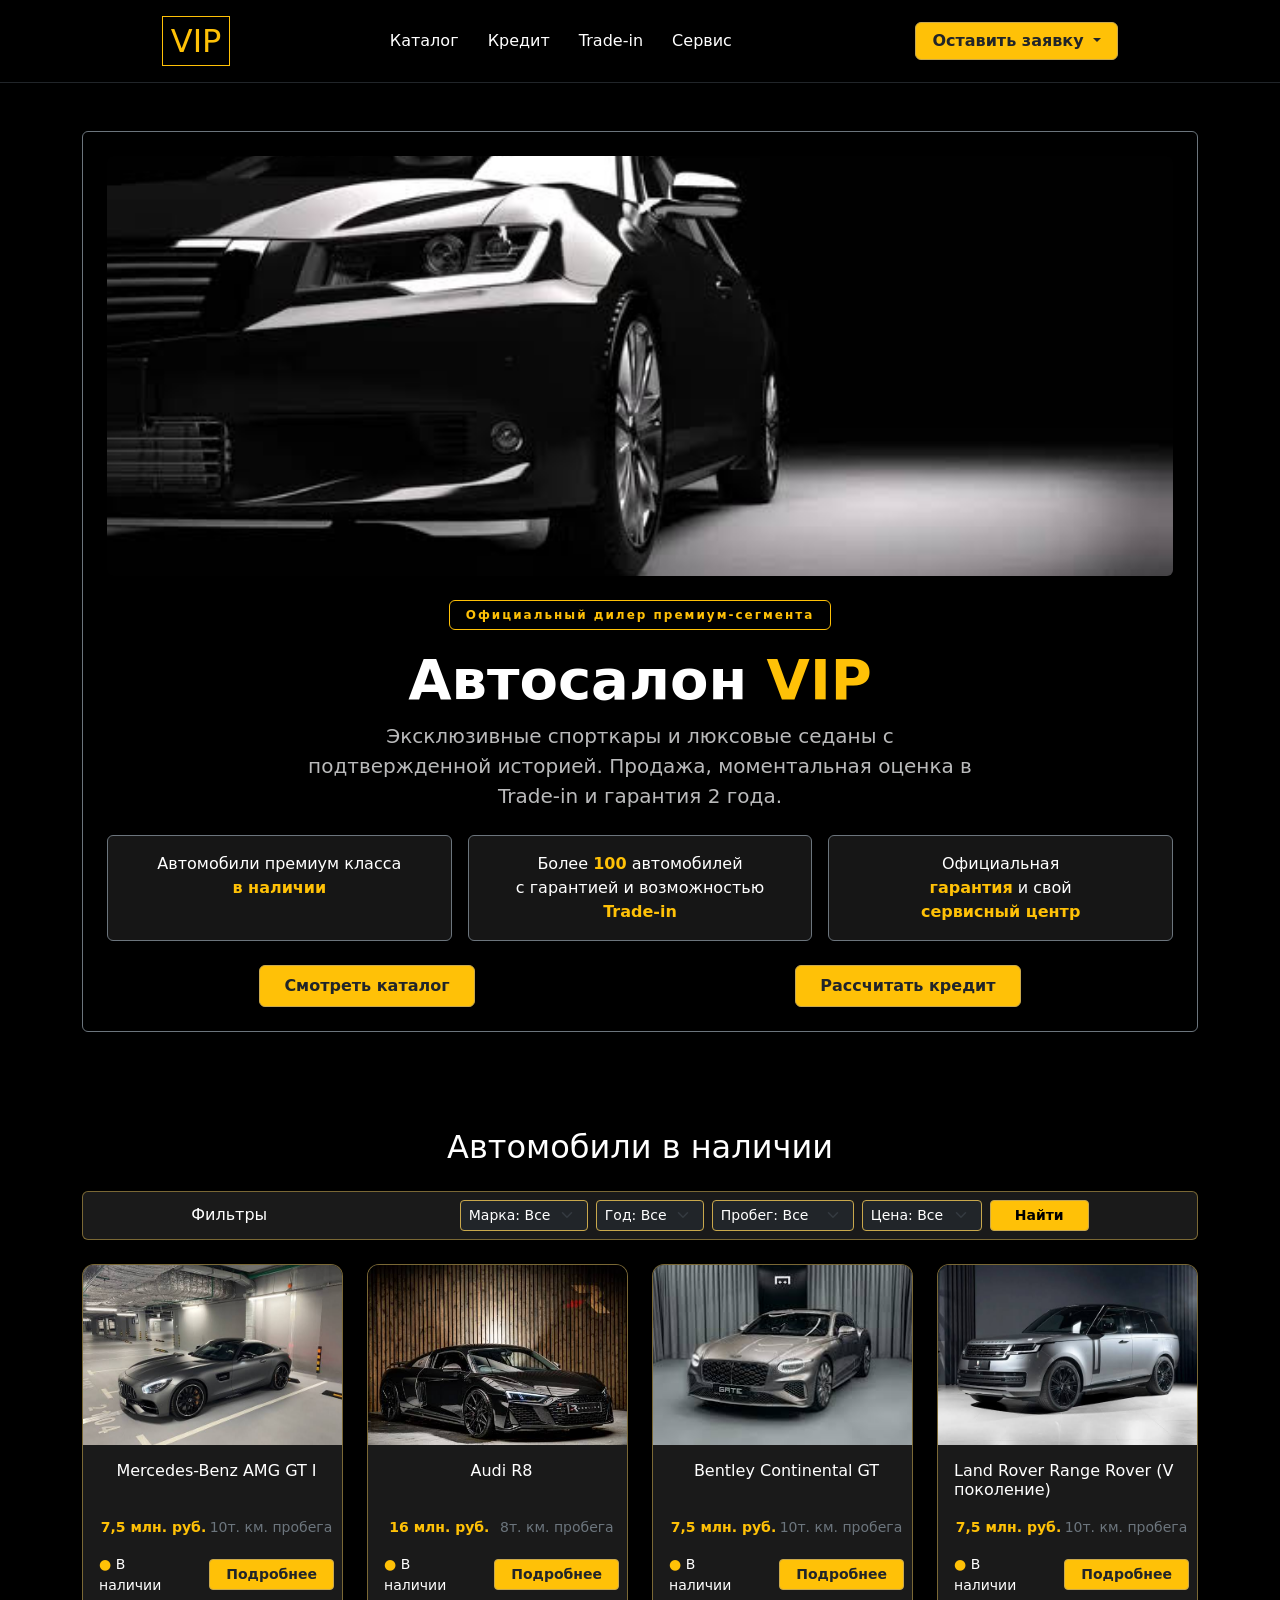
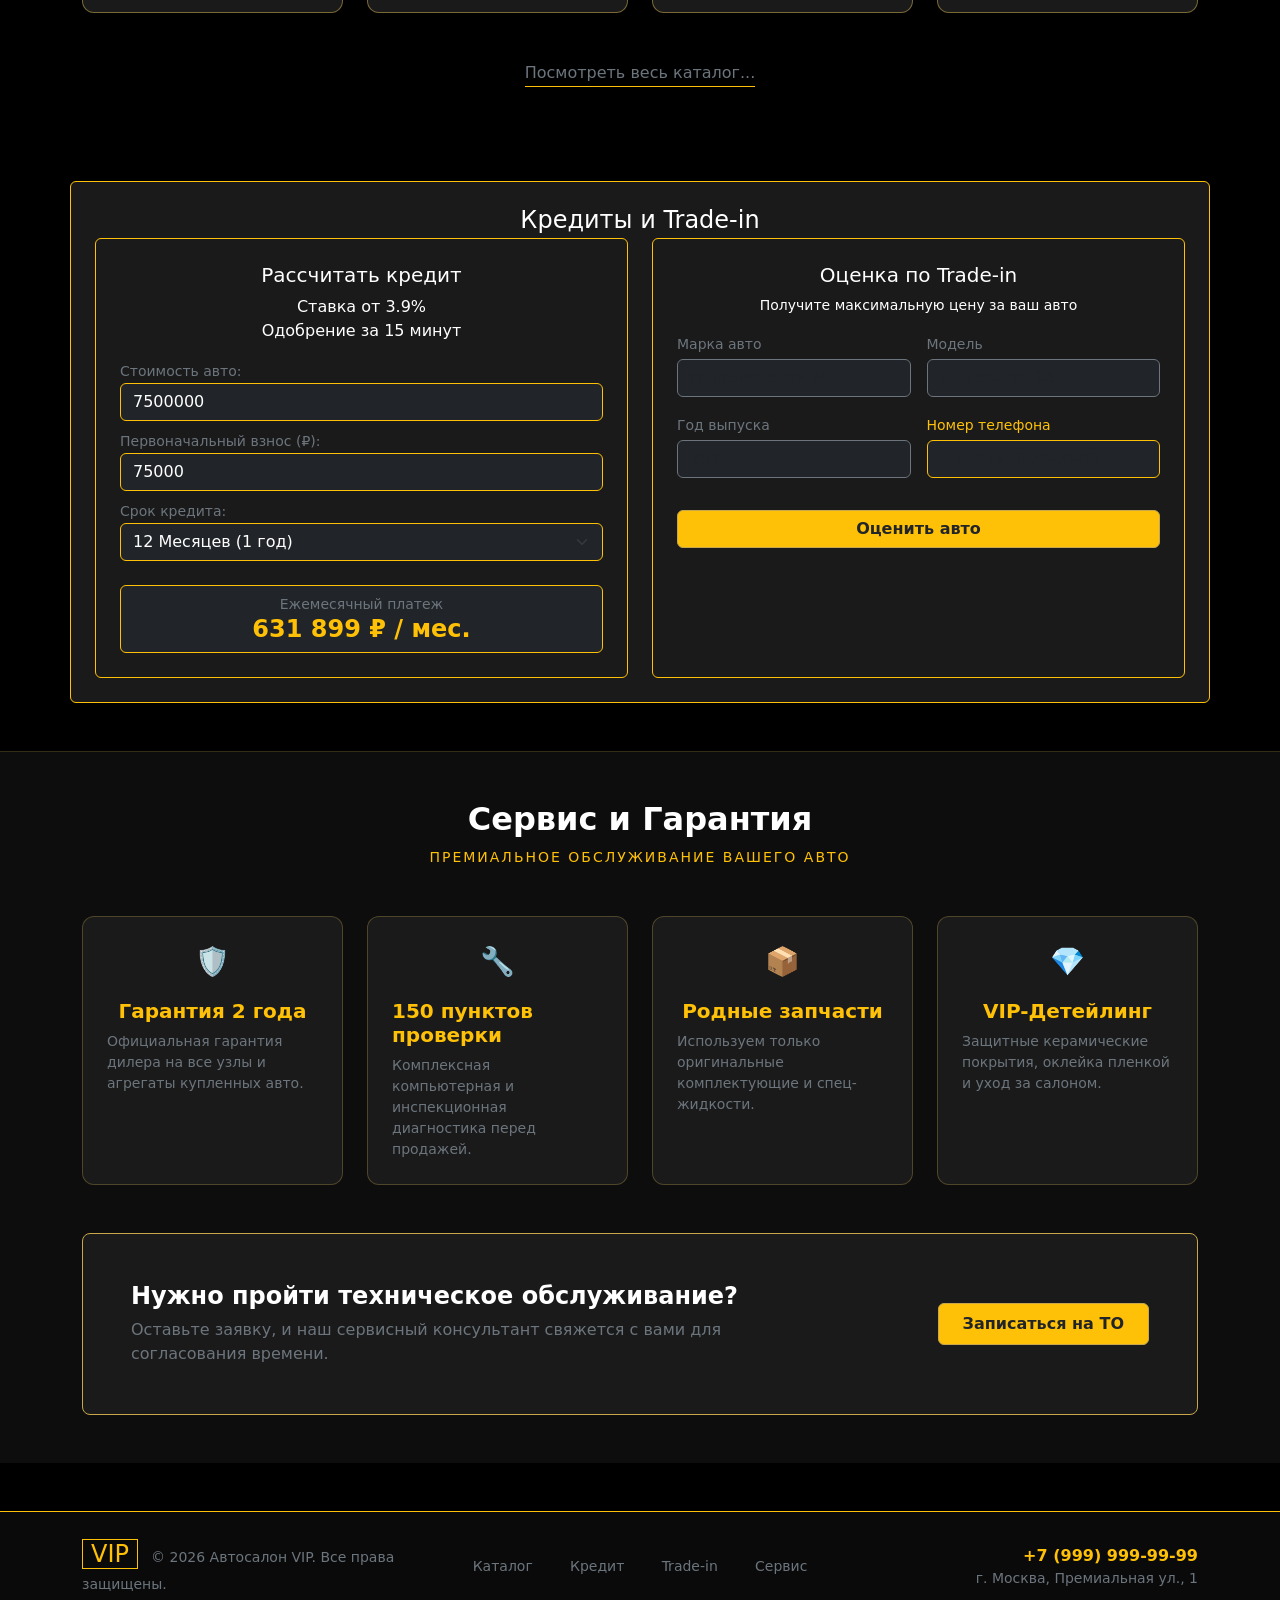
<file: index.html>
<!DOCTYPE html>
<html lang="ru">
<head>
  <meta charset="UTF-8">
  <meta http-equiv="refresh" content="0; url=./Курсовая_работа/Веб-сайт/index.html">
  <title>Перенаправление...</title>
</head>
<body>
  <p>Если переход не произошёл автоматически, <a href="./Курсовая_работа/Веб-сайт/index.html">нажмите сюда</a>.</p>
</body>
</html>
</file>
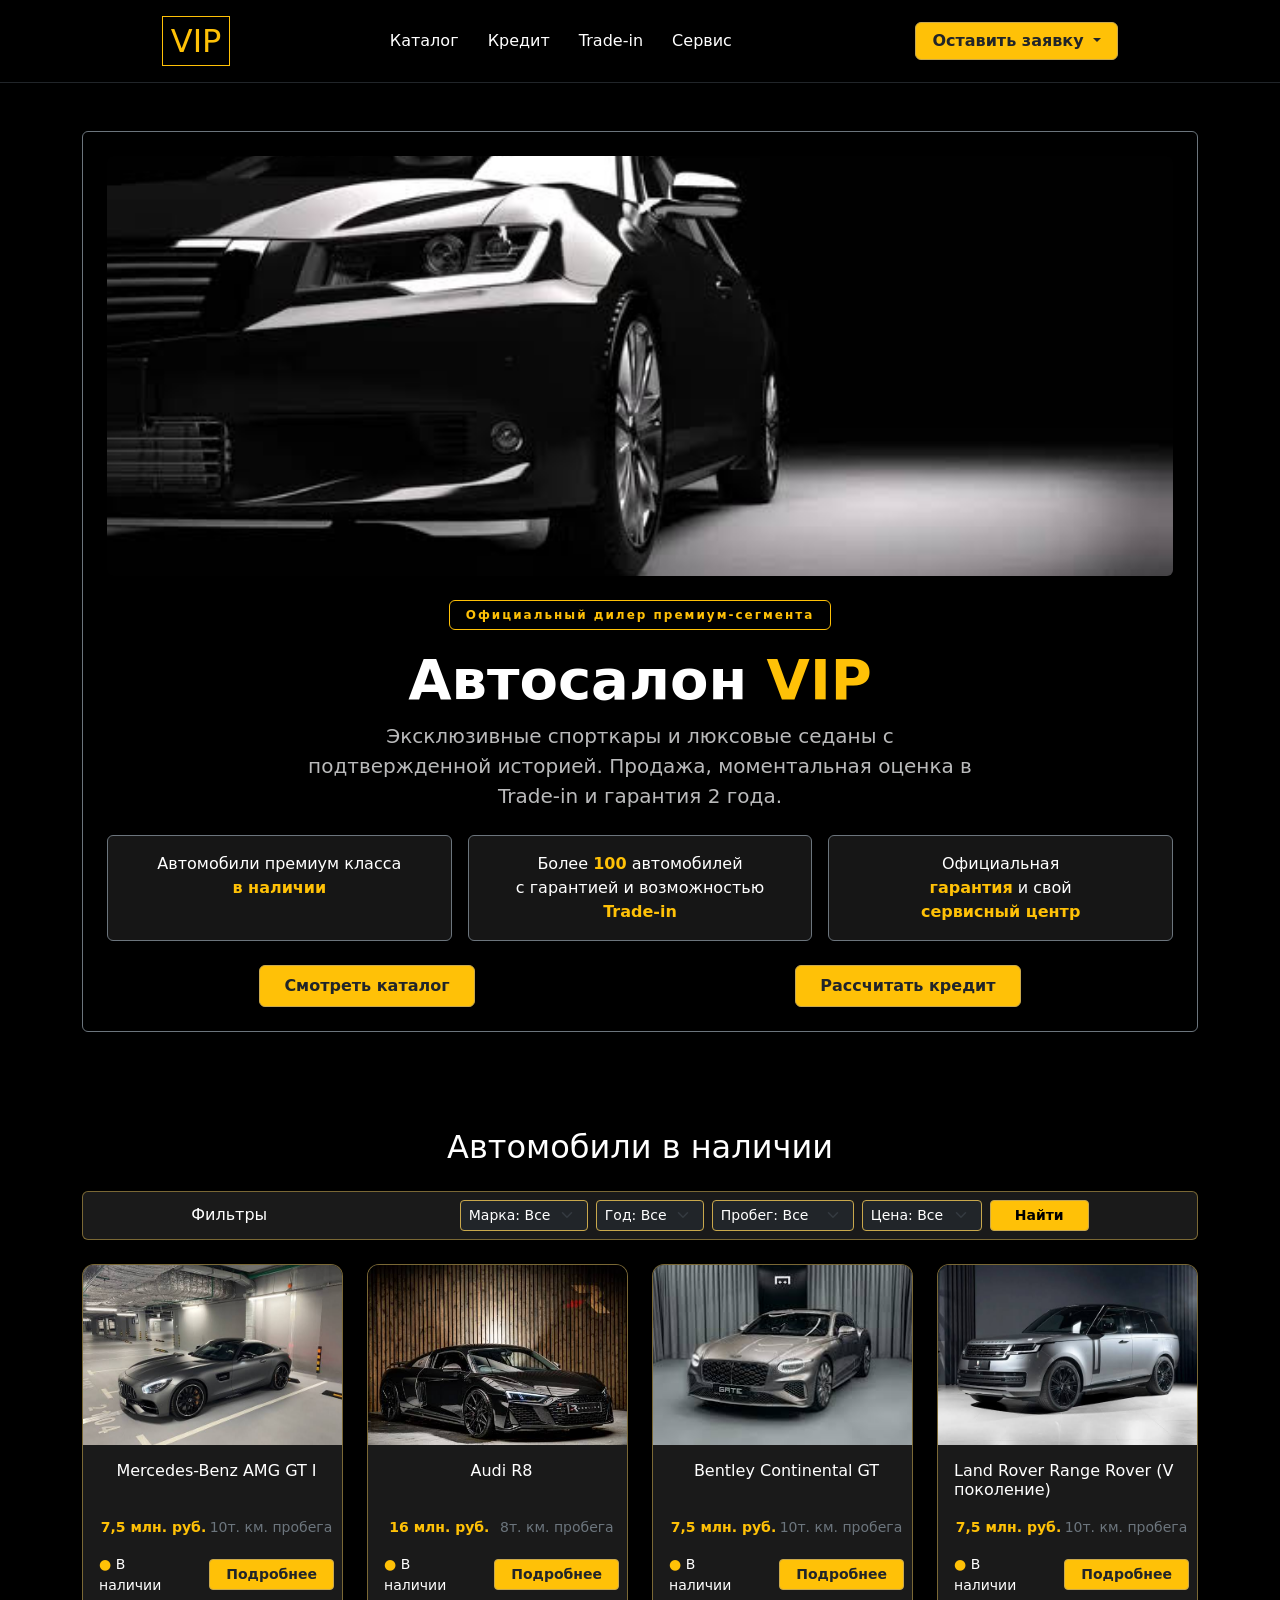
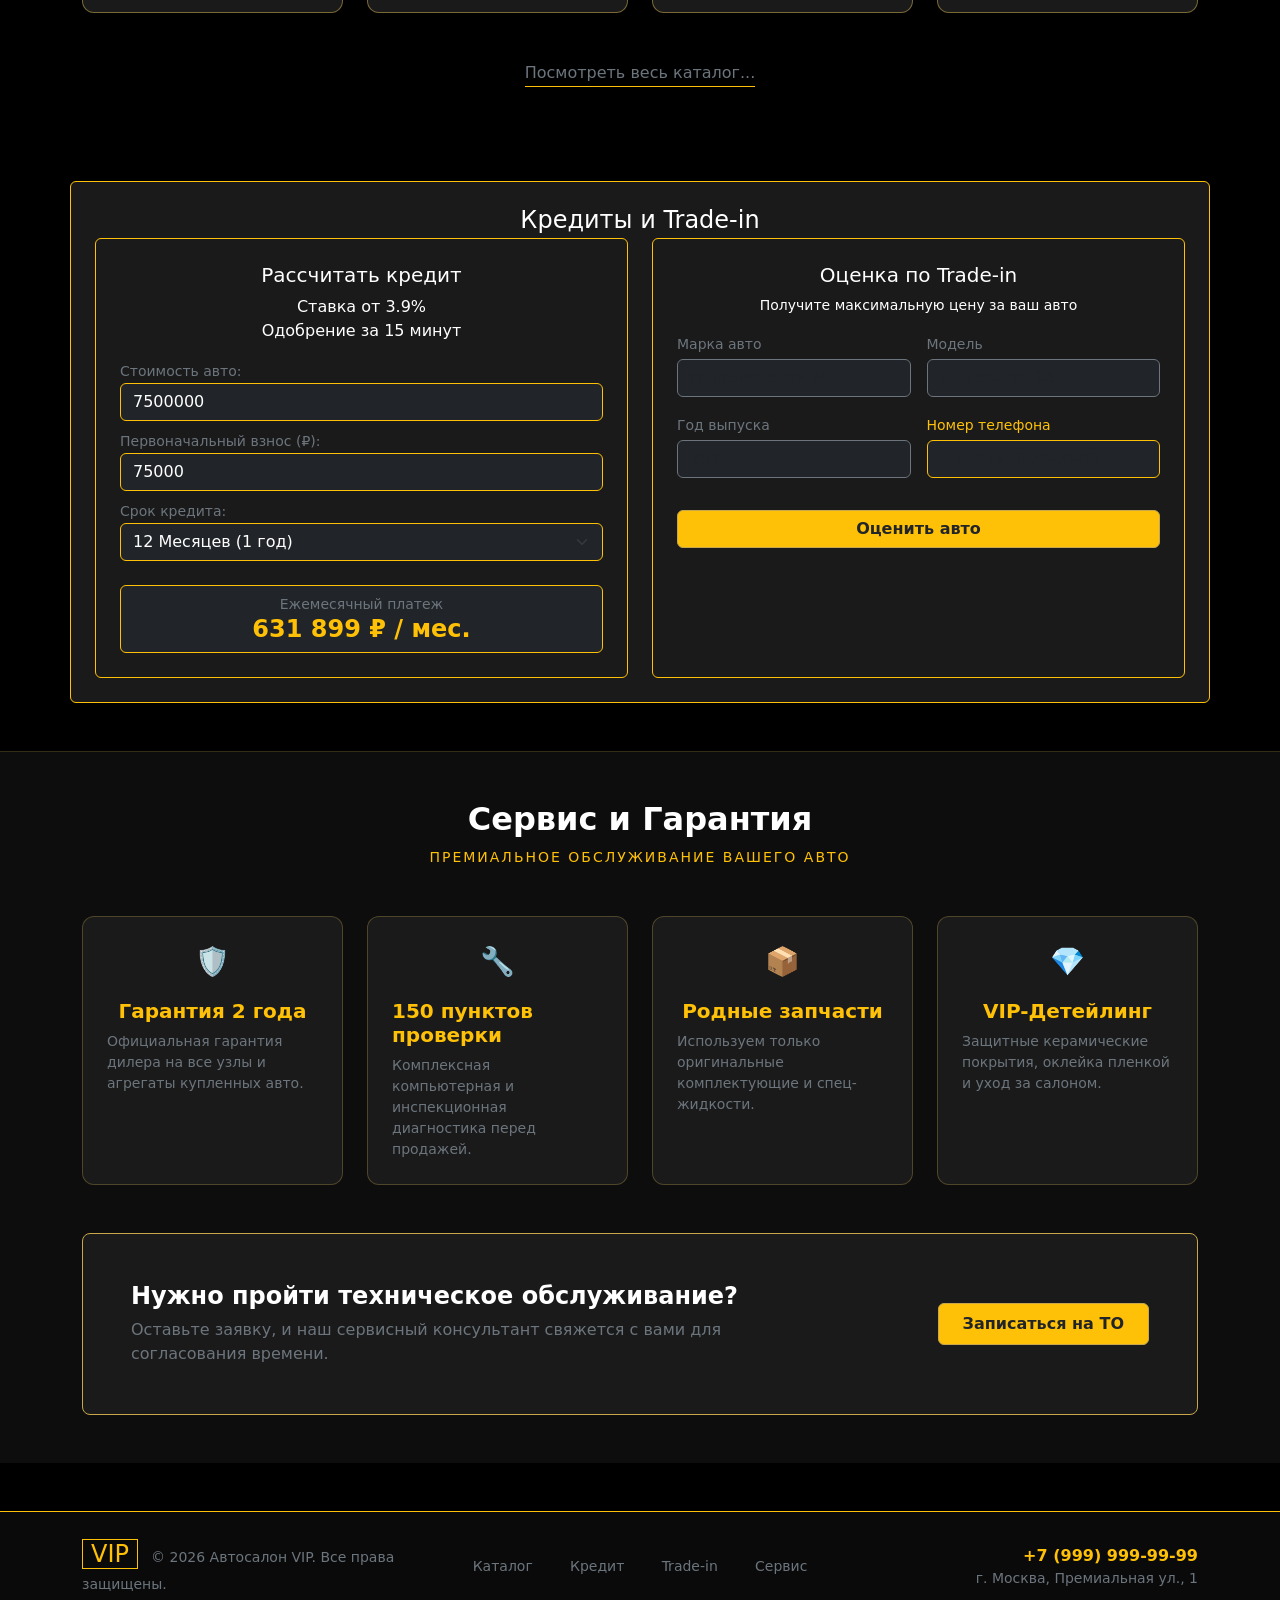
<file: Курсовая_работа/Веб-сайт/index.html>
<!DOCTYPE html>
<html lang="en">

<head>
    <meta charset="UTF-8">
    <meta name="viewport" content="width=device-width, initial-scale=1.0">
    <title>Премиальный автосалон «VIP»</title>

    <!--    Подключение CSS части Bootstrap   -->
    <link href="https://cdn.jsdelivr.net/npm/bootstrap@5.3.0/dist/css/bootstrap.min.css" rel="stylesheet"
        integrity="sha384-9ndCyUaIbzAi2FUVXJi0CjmCapSmO7SnpJef0486qhLnuZ2cdeRhO02iuK6FUUVM" crossorigin="anonymous">

    <!--    Подключение CSS файла "style.css"   -->
    <link rel="stylesheet" href="style/style.css">
</head>

<body>

    <!--    Header, navbar сайта    -->
    <header class="bg-black py-3 border-bottom border-dark">
        <div class="container d-flex justify-content-between align-items-center">
            <a class="text-warning fs-2 border border-warning px-2 text-decoration-none" href=" #">
                VIP
            </a>
            <nav>
                <a href="#catalog" class="text-white text-decoration-none me-4">
                    Каталог
                </a>
                <a href="#credits" class="text-white text-decoration-none me-4">
                    Кредит
                </a>
                <a href="#credits" class="text-white text-decoration-none me-4">
                    Trade-in
                </a>
                <a href="#service" class="text-white text-decoration-none me-4">
                    Сервис
                </a>

            </nav>
            <div class="dropdown">
                <button class="btn btn-warning dropdown-toggle fw-bold text-dark px-3" type="button"
                    data-bs-toggle="dropdown" aria-expanded="false">
                    Оставить заявку
                </button>

                <ul class="dropdown-menu dropdown-menu-dark dropdown-menu-end shadow"
                    style="background-color: #1A1A1A; border: 1px solid #C9A84C; border-radius: 8px">

                    <li>
                        <a class="dropdown-item text-white py-2" href="#" data-bs-toggle="modal"
                            data-bs-target="#serviceModal">
                            Запись на сервис (ТО)
                        </a>
                    </li>

                    <li>
                        <hr class="dropdown-divider border-secondary my-1">
                    </li>

                    <li>
                        <a class="dropdown-item text-white py-2" href="#credits">
                            Оценка по Trade-in
                        </a>
                    </li>

                    <li>
                        <hr class="dropdown-divider border-secondary my-1">
                    </li>

                    <li>
                        <a class="dropdown-item text-white py-2" href="#credits">
                            Заявка на автокредит
                        </a>
                    </li>

                </ul>
            </div>
        </div>
    </header>

    <!--    Hero часть сайта    -->
    <section id="hero" class="py-5 text-center">
        <div class="container">
            <div class="p-4 rounded border border-secondary" style="background-color: transparent;">
                <div class="mb-4">
                    <img src="img/img1.png" alt="VIP premium car" class="img-fluid rounded w-100"
                        style="max-height: 420px; object-fit: cover;">
                </div>

                <div class="text-center my-4">
                    <span class="badge text-warning border border-warning px-3 py-2 mb-2"
                        style="letter-spacing: 2px; font-size: 0.75rem;">
                        Официальный дилер премиум-сегмента
                    </span>
                    <h1 class="display-4 fw-bold text-white tracking-wide mt-2">
                        Автосалон <span class="text-warning">VIP</span>
                    </h1>
                    <p class="text-light opacity-75 mx-auto fs-5 mt-2" style="max-width: 680px;">
                        Эксклюзивные спорткары и люксовые седаны с подтвержденной историей. Продажа, моментальная оценка
                        в Trade-in и гарантия 2 года.
                    </p>
                </div>

                <div class="row g-3 mb-4">

                    <div class="col-md-4">
                        <div class="h-100 p-3 rounded border border-secondary text-center"
                            style="background-color: rgba(26, 26, 26, 0.85);">
                            <p class="mb-0 text-white">
                                Автомобили премиум класса
                                <br>
                                <span class="text-warning fw-semibold">в наличии</span>
                            </p>
                        </div>
                    </div>

                    <div class="col-md-4">
                        <div class="h-100 p-3 rounded border border-secondary text-center"
                            style="background-color: rgba(26, 26, 26, 0.85);">
                            <p class="mb-0 text-white">
                                Более <span class="text-warning fw-semibold">100</span>
                                автомобилей<br>с гарантией и возможностью<br>
                                <span class="text-warning fw-semibold">Trade-in</span>
                            </p>
                        </div>
                    </div>

                    <div class="col-md-4">
                        <div class="h-100 p-3 rounded border border-secondary text-center"
                            style="background-color: rgba(26, 26, 26, 0.85);">
                            <p class="mb-0 text-white">
                                Официальная<br>
                                <span class="text-warning fw-semibold">гарантия</span> и свой<br>
                                <span class="text-warning fw-semibold">сервисный центр</span>
                            </p>
                        </div>
                    </div>
                </div>

                <div class="d-flex justify-content-center gap-3">
                    <a href="#catalog" class="btn btn-warning fw-bold text-dark px-4 py-2">
                        Смотреть каталог
                    </a>
                    <a href="#credits" class="btn btn-warning fw-bold text-dark px-4 py-2">
                        Рассчитать кредит
                    </a>
                </div>
            </div>
        </div>
    </section>

    <!--    Каталог     -->
    <section id="catalog" class="py-5" style="overflow-x: hidden;">
        <div class="container">

            <!-- Заголовок -->
            <h2 class="text-center mb-4 text-white">
                Автомобили в наличии
            </h2>

            <!-- Фильтры -->
            <div class="d-flex flex-wrap justify-content-between align-items-center gap-2 p-2 px-3 mb-4 rounded"
                style="background-color: #1a1a1a; border: 1px solid rgba(201, 168, 76, 0.55)">

                <span class="text-white">
                    Фильтры
                </span>

                <div class="d-flex flex-wrap gap-2 align-items-center ms-auto">
                    <select id="filterBrand" class="form-select form-select-sm bg-dark text-white w-auto shadow-none"
                        style="border-color: #c9a84c;">
                        <option value="all">Марка: Все</option>
                        <option value="mercedes">Mercedes</option>
                        <option value="audi">Audi</option>
                        <option value="bentley">Bentley</option>
                        <option value="range_rover">Land Rover</option>
                    </select>

                    <select id="filterYear" class="form-select form-select-sm bg-dark text-white w-auto shadow-none"
                        style="border-color: #c9a84c;">
                        <option value="all">Год: Все</option>
                        <option value="2020">от 2020</option>
                        <option value="2022">от 2022</option>
                    </select>

                    <select id="filterMileage" class="form-select form-select-sm bg-dark text-white w-auto shadow-none"
                        style="border-color: #c9a84c;">
                        <option value="all">Пробег: Все</option>
                        <option value="10000">до 10 000 км</option>
                        <option value="30000">до 30 000 км</option>
                    </select>

                    <select id="filterPrice" class="form-select form-select-sm bg-dark text-white w-auto shadow-none"
                        style="border-color: #c9a84c;">
                        <option value="all">Цена: Все</option>
                        <option value="10000000">до 10 млн</option>
                        <option value="20000000">до 20 млн</option>
                    </select>

                    <button id="btnFilter" class="btn btn-warning btn-sm px-4 fw-bold">
                        Найти
                    </button>
                </div>
            </div>


            <!--    Карточки    -->
            <div class="row row-cols-1 row-cols-md-2 row-cols-lg-4 g-4">

                <!-- Карточка 1: Mercedes -->
                <div class="col car-card" data-brand="mercedes" data-year="2022" data-mileage="10000"
                    data-price="7500000">
                    <div class="card text-white h-100"
                        style="background-color: #1A1A1A; border: 1px solid rgba(201, 168, 76, 0.55); border-radius: 12px; overflow: hidden;">
                        <img src="img/img2.png" alt="Mercedes-Benz AMG GT I" class="card-img-top"
                            style="height: 180px; object-fit: cover;">
                        <div class="card-body d-flex flex-column p-3">
                            <h6 class="card-title mb-3" style="min-height: 40px;">
                                Mercedes-Benz AMG GT I
                            </h6>
                            <div class="d-flex justify-content-between align-items-center small mb-3 w-100">
                                <span class="text-warning fw-semibold">
                                    7,5 млн. руб.
                                </span>
                                <span class="text-secondary">
                                    10т. км. пробега
                                </span>
                            </div>
                            <div class="mt-auto d-flex justify-content-between align-items-center">
                                <span class="small"><span class="text-warning">●</span>
                                    В наличии
                                </span>
                                <button class="btn btn-warning btn-sm fw-bold text-dark px-3 ms-5"
                                    data-bs-toggle="modal" data-bs-target="#CarModal"
                                    data-title="Mercedez-Benz AMG GT I" data-price="7,500,000 ₽" data-img="img/img2.png"
                                    data-year="2022" data-mileage="10 000 км.">
                                    Подробнее
                                </button>
                            </div>
                        </div>
                    </div>
                </div>

                <!-- Карточка 2: Audi R8 -->
                <div class="col car-card" data-brand="audi" data-year="2021" data-mileage="8000" data-price="16000000">
                    <div class="card text-white h-100"
                        style="background-color: #1A1A1A; border: 1px solid rgba(201, 168, 76, 0.55); border-radius: 12px; overflow: hidden;">
                        <img src="img/img3.png" alt="Audi R8" class="card-img-top"
                            style="height: 180px; object-fit: cover;">
                        <div class="card-body d-flex flex-column p-3">
                            <h6 class="card-title mb-3" style="min-height: 40px;">
                                Audi R8
                            </h6>
                            <div class="d-flex justify-content-between align-items-center small mb-3 w-100">
                                <span class="text-warning fw-semibold">
                                    16 млн. руб.
                                </span>
                                <span class="text-secondary">
                                    8т. км. пробега
                                </span>
                            </div>
                            <div class="mt-auto d-flex justify-content-between align-items-center">
                                <span class="small">
                                    <span class="text-warning">
                                        ●
                                    </span>
                                    В наличии
                                </span>
                                <button class="btn btn-warning btn-sm fw-bold text-dark px-3 ms-5"
                                    data-bs-toggle="modal" data-bs-target="#CarModal" data-title="Audi R8"
                                    data-price="16,000,000 ₽" data-img="img/img3.png" data-year="2021"
                                    data-mileage="8 000 км.">
                                    Подробнее
                                </button>
                            </div>
                        </div>
                    </div>
                </div>

                <!-- Карточка 3: Bentley -->
                <div class="col car-card" data-brand="bentley" data-year="2022" data-mileage="9000"
                    data-price="7500000">
                    <div class="card text-white h-100"
                        style="background-color: #1A1A1A; border: 1px solid rgba(201, 168, 76, 0.55); border-radius: 12px; overflow: hidden;">
                        <img src="img/img4.png" alt="Bentley Continental GT" class="card-img-top"
                            style="height: 180px; object-fit: cover;">
                        <div class="card-body d-flex flex-column p-3">
                            <h6 class="card-title mb-3" style="min-height: 40px;">
                                Bentley Continental GT
                            </h6>
                            <div class="d-flex justify-content-between align-items-center small mb-3 w-100">
                                <span class="text-warning fw-semibold">
                                    7,5 млн. руб.
                                </span>
                                <span class="text-secondary">
                                    10т. км. пробега
                                </span>
                            </div>
                            <div class="mt-auto d-flex justify-content-between align-items-center">
                                <span class="small">
                                    <span class="text-warning">
                                        ●
                                    </span>
                                    В наличии
                                </span>

                                <button class="btn btn-warning btn-sm fw-bold text-dark px-3 ms-5"
                                    data-bs-toggle="modal" data-bs-target="#CarModal"
                                    data-title="Bentley Continental GT" data-price="7,500,000 ₽" data-img="img/img4.png"
                                    data-year="2022" data-mileage="9 000 км.">
                                    Подробнее
                                </button>
                            </div>
                        </div>
                    </div>
                </div>

                <!-- Карточка 4: Range Rover -->
                <div class="col car-card" data-brand="range_rover" data-year="2021" data-mileage="14000"
                    data-price="7500000">
                    <div class="card text-white h-100"
                        style="background-color: #1A1A1A; border: 1px solid rgba(201, 168, 76, 0.55); border-radius: 12px; overflow: hidden;">
                        <img src="img/img5.png" alt="Land Rover Range Rover (V поколение)" class="card-img-top"
                            style="height: 180px; object-fit: cover;">
                        <div class="card-body d-flex flex-column p-3">
                            <h6 class="card-title mb-3" style="min-height: 40px;">
                                Land Rover Range Rover (V поколение)
                            </h6>
                            <div class="d-flex justify-content-between align-items-center small mb-3 w-100">
                                <span class="text-warning fw-semibold">
                                    7,5 млн. руб.
                                </span>
                                <span class="text-secondary">
                                    10т. км. пробега
                                </span>
                            </div>
                            <div class="mt-auto d-flex justify-content-between align-items-center">
                                <span class="small">
                                    <span class="text-warning">
                                        ●
                                    </span>
                                    В наличии
                                </span>
                                <button class="btn btn-warning btn-sm fw-bold text-dark px-3 ms-5"
                                    data-bs-toggle="modal" data-bs-target="#CarModal"
                                    data-title="Land Rover Range Rover (V поколение)" data-price="7,500,000 ₽"
                                    data-img="img/img5.png" data-year="2021" data-mileage="14 000 км.">
                                    Подробнее
                                </button>
                            </div>
                        </div>
                    </div>
                </div>
            </div>
        </div>
        <!-- Ссылка под каталогом -->
        <div class="text-center mt-5">
            <a href="#" class="text-secondary text-decoration-none border-bottom border-warning pb-1">
                Посмотреть весь каталог...
            </a>
        </div>
    </section>

    <!--    Кредиты     -->
    <section id="credits" class="py-5">
        <div class="container p-4 border border-warning rounded text-white text-center"
            style="background-color: #1A1A1A;">


            <!--    Заголовок блока     -->
            <h4 class="text-center text-white mb-1">
                Кредиты и Trade-in
            </h4>

            <!--    Тело блока Кредиты      -->
            <div class="row g-4 ">
                <div class="col-md-6">
                    <div class="p-4 rounded border border-warning h-100" style="background-color: #1A1A1A;">
                        <!-- Кредиты -->
                        <h5 class="text-white">
                            Рассчитать кредит
                        </h5>

                        <p>
                            Ставка от 3.9%
                            <br>
                            Одобрение за 15 минут
                        </p>

                        <!--    1. Стоимость авто  -->
                        <div class="text-start mt-3">
                            <label for="credit-price" class="small text-secondary">
                                Стоимость авто:
                            </label>
                            <input type="number" class="form-control bg-dark text-white border-warning"
                                id="credit-price" name="price" min="0" step="0.01" placeholder="Например, 7500000"
                                value="7500000">
                        </div>

                        <!-- 2. Первоначальный взнос -->
                        <div class="text-start mt-2">
                            <label for="down-payment" class="small text-secondary">
                                Первоначальный взнос (₽):
                            </label>

                            <input type="number" class="form-control bg-dark text-white border-warning"
                                id="down-payment" name="price" min="0" step="0.01" placeholder="Например, 7500000"
                                value="75000">
                        </div>

                        <!-- 3. Срок кредита -->
                        <div class="text-start mt-2">
                            <label for="credit-term" class="small text-secondary">
                                Срок кредита:
                            </label>

                            <select id="credit-term" class="form-select bg-dark text-white border-warning">
                                <option value="12">12 Месяцев (1 год)</option>
                                <option value="24">24 Месяца (2 года)</option>
                                <option value="36">36 Месяцев (3 года)</option>
                                <option value="48">48 Месяцев (4 года)</option>
                                <option value="60">60 Месяцев (5 лет)</option>
                            </select>
                        </div>

                        <!-- 4. Вывод результата. -->
                        <div class="mt-4 p-2 rounded bg-dark border border-warning">
                            <span class="small text-secondary d-block">
                                Ежемесячный платеж
                            </span>
                            <h4 id="monthly-payment" class="text-warning m-0 fw-bold">0 ₽ / мес.</h4>
                        </div>
                    </div>
                </div>


                <!-- Trade-in -->
                <div class="col-md-6">
                    <div class="p-4 rounded border border-warning h-100" style="background-color: #1A1A1A;">
                        <h5 class="text-white">
                            Оценка по Trade-in
                        </h5>
                        <p class="text-white small">
                            Получите максимальную цену за ваш авто
                        </p>
                        <form id="tradeInForm">
                            <div class="row g-3 mb-3">
                                <!-- Марка  -->
                                <div class="col-6 text-start">
                                    <label class="small text-secondary mb-1">
                                        Марка авто
                                    </label>

                                    <input type="text" class="form-control bg-dark text-white border-secondary"
                                        placeholder="Например, BMW" required>
                                </div>

                                <!-- Модель  -->
                                <div class="col-6 text-start">
                                    <label class="small text-secondary mb-1">
                                        Модель
                                    </label>

                                    <input type="text" class="form-control bg-dark text-white border-secondary"
                                        placeholder="Например, X5" required>
                                </div>
                            </div>

                            <div class="row g-3 mb-4">
                                <!-- Год -->
                                <div class="col-6 text-start">
                                    <label class="small text-secondary mb-1">
                                        Год выпуска
                                    </label>

                                    <input type="number" class="form-control bg-dark text-white border-secondary"
                                        placeholder="2021" required>
                                </div>

                                <!-- Телефон -->
                                <div class="col-6 text-start">
                                    <!-- Акцент на номер телефона -->
                                    <label class="small text-warning mb-1">
                                        Номер телефона
                                    </label>

                                    <input type="tel" class="form-control bg-dark text-white border-warning"
                                        placeholder="+7 (999) 000-00-00" required>
                                </div>
                            </div>

                            <button id="tradeInBtn" type="submit" class="btn btn-warning w-100 fw-bold text-dark mt-2">
                                Оценить авто
                            </button>
                        </form>
                    </div>
                </div>
            </div>
        </div>
    </section>

    <!--    Сервис      -->
    <section id="service" class="py-5"
        style="background-color: #0D0D0D; border-top: 1px solid rgba(201, 168, 76, 0.2);">
        <div class="container">

            <!-- Заголовок -->
            <div class="text-center mb-5">
                <h2 class="text-white fw-bold">Сервис и Гарантия</h2>
                <p class="text-warning small text-uppercase" style="letter-spacing: 2px;">
                    Премиальное обслуживание вашего авто
                </p>
            </div>

            <!-- 4 Плитки преимуществ -->
            <div class="row row-cols-1 row-cols-md-2 row-cols-lg-4 g-4 mb-5">

                <div class="col">
                    <div class="card h-100 p-4 text-white"
                        style="background-color: #1A1A1A; border: 1px solid rgba(201, 168, 76, 0.3); border-radius: 12px;">
                        <div class="mb-3 fs-3">🛡️</div>
                        <h5 class="fw-bold text-warning mb-2">Гарантия 2 года</h5>
                        <p class="text-secondary small mb-0">
                            Официальная гарантия дилера на все узлы и агрегаты купленных авто.
                        </p>
                    </div>
                </div>

                <div class="col">
                    <div class="card h-100 p-4 text-white"
                        style="background-color: #1A1A1A; border: 1px solid rgba(201, 168, 76, 0.3); border-radius: 12px;">
                        <div class="mb-3 fs-3">🔧</div>
                        <h5 class="fw-bold text-warning mb-2">150 пунктов проверки</h5>
                        <p class="text-secondary small mb-0">
                            Комплексная компьютерная и инспекционная диагностика перед продажей.
                        </p>
                    </div>
                </div>

                <div class="col">
                    <div class="card h-100 p-4 text-white"
                        style="background-color: #1A1A1A; border: 1px solid rgba(201, 168, 76, 0.3); border-radius: 12px;">
                        <div class="mb-3 fs-3">📦</div>
                        <h5 class="fw-bold text-warning mb-2">Родные запчасти</h5>
                        <p class="text-secondary small mb-0">
                            Используем только оригинальные комплектующие и спец-жидкости.
                        </p>
                    </div>
                </div>

                <div class="col">
                    <div class="card h-100 p-4 text-white"
                        style="background-color: #1A1A1A; border: 1px solid rgba(201, 168, 76, 0.3); border-radius: 12px;">
                        <div class="mb-3 fs-3">💎</div>
                        <h5 class="fw-bold text-warning mb-2">VIP-Детейлинг</h5>
                        <p class="text-secondary small mb-0">
                            Защитные керамические покрытия, оклейка пленкой и уход за салоном.
                        </p>
                    </div>
                </div>

            </div>

            <!-- Баннер записи на сервис -->
            <div class="p-4 p-md-5 rounded-3" style="background-color: #1A1A1A; border: 1px solid #C9A84C;">
                <div class="row align-items-center">
                    <div class="col-lg-8 mb-3 mb-lg-0">
                        <h4 class="text-white fw-bold mb-2">Нужно пройти техническое обслуживание?</h4>
                        <p class="text-secondary mb-0">
                            Оставьте заявку, и наш сервисный консультант свяжется с вами для согласования времени.
                        </p>
                    </div>
                    <div class="col-lg-4 text-lg-end">
                        <button class="btn btn-warning px-4 py-2 fw-bold text-dark" data-bs-toggle="modal"
                            data-bs-target="#serviceModal">
                            Записаться на ТО
                        </button>
                    </div>
                </div>
            </div>

        </div>
    </section>

    <!--    Подвал      -->
    <footer class="py-4 border-top border-warning mt-5" style="background-color: #0a0a0a;">
        <div class="container">
            <div class="row align-items-center g-4">

                <!-- Лого и копирайт -->
                <div class="col-md-4 text-center text-md-start">

                    <span class="text-warning fs-4 border border-warning px-2 me-2">VIP</span>
                    <span class="text-secondary small d-block d-md-inline mt-2 mt-md-0">
                        © 2026 Автосалон VIP.<br class="d-md-none">
                        Все права защищены.
                    </span>
                </div>

                <!-- Навигация -->
                <div class="col-md-4 text-center">
                    <div class="d-flex justify-content-center gap-3">
                        <a href="#catalog" class="text-secondary text-decoration-none small hover-warning">
                            Каталог
                        </a>

                        <a href="#credits" class="text-secondary text-decoration-none small hover-warning">
                            Кредит
                        </a>

                        <a href="#credits" class="text-secondary text-decoration-none small hover-warning">
                            Trade-in
                        </a>

                        <a href="#service" class="text-secondary text-decoration-none small hover-warning">
                            Сервис
                        </a>
                    </div>
                </div>

                <!-- Контакты -->
                <div class="col-md-4 text-center text-md-end text-white small">
                    <span class="text-warning fw-bold fs-6">+7 (999) 999-99-99</span><br>
                    <span class="text-secondary">г. Москва, Премиальная ул., 1</span>
                </div>
            </div>
        </div>
    </footer>

    <!-- Модальное окно "Подробности авто" -->
    <div class="modal fade" id="CarModal" tabindex="-1" aria-hidden="true">
        <div class="modal-dialog modal-dialog-centered modal-lg">
            <div class="modal-content bg-dark text-white border border-warning">

                <div class="modal-header border-secondary">
                    <h5 id="modalTitle" class="modal-title text-warning fw-bold">Mercedez-Benz AMG GT I</h5>
                    <button type="button" class="btn-close btn-close-white" data-bs-dismiss="modal"
                        aria-label="Close"></button>
                </div>

                <div class="modal-body text-start">

                    <div class="mb-4">
                        <img id="modalImg" src="img/img2.png" alt="Car" class="w-100 rounded border border-secondary"
                            style="max-height: 380px; object-fit: cover;">
                    </div>

                    <div>
                        <h4 id="modalPrice" class="text-warning mb-1">7,500,00 ₽</h4>
                        <p class="text-secondary small mb-3">Состояние: Идеальное (Проверено по 150-ти пунктам)</p>

                        <ul class="list-group list-group-flush bg-transparent mb-3">
                            <li
                                class="list-group-item bg-transparent text-white border-secondary px-0 d-flex justify-content-between">
                                <strong>Год
                                    выпуска:</strong> <span id="modalYear">2022</span></li>
                            <li
                                class="list-group-item bg-transparent text-white border-secondary px-0 d-flex justify-content-between">
                                <strong>Пробег:</strong> <span id="modalMileage">10 000 км.</span>
                            </li>
                            <li
                                class="list-group-item bg-transparent text-white border-secondary px-0 d-flex justify-content-between">
                                <strong>Двигатель:</strong> 4.0 Л / 530 Л. С / Бензин
                            </li>
                            <li
                                class="list-group-item bg-transparent text-white border-secondary px-0 d-flex justify-content-between">
                                <strong>Привод:</strong> Задний.
                            </li>
                        </ul>
                    </div>
                </div>

                <div class="modal-footer border-secondary justify-content-between">
                    <span class="text-success small">
                        ● Доступен для тест-драйва
                    </span>
                    <button class="btn btn-warning fw-bold text-dark"
                        onclick="alert('Заявка на бронирование автомобиля отправлена! Менеджер свяжется с вами в течение 30 минут.')">
                        Забронировать авто
                    </button>
                </div>
            </div>
        </div>
    </div>

    <!-- Модальное окно "Запись на ТО" -->
    <div class="modal fade" id="serviceModal" tabindex="-1" aria-hidden="true">
        <div class="modal-dialog modal-dialog-centered">
            <div class="modal-content text-white" style="background-color: #1A1A1A; border: 1px solid #C9A84C;">
                <div class="modal-header border-secondary">
                    <h5 class="modal-title fw-bold text-warning">Запись на сервис</h5>
                    <button type="button" class="btn-close btn-close-white" data-bs-dismiss="modal"
                        aria-label="Close"></button>
                </div>
                <div class="modal-body">
                    <form id="serviceForm">
                        <div class="mb-3">
                            <label class="form-label small text-secondary">Ваше имя</label>
                            <input type="text" class="form-control bg-dark text-white border-secondary"
                                placeholder="Иван" required>
                        </div>
                        <div class="mb-3">
                            <label class="form-label small text-secondary">Телефон</label>
                            <input type="tel" class="form-control bg-dark text-white border-secondary"
                                placeholder="+7 (999) 000-00-00" required>
                        </div>
                        <div class="mb-3">
                            <label class="form-label small text-secondary">Марка / Модель авто</label>
                            <input type="text" class="form-control bg-dark text-white border-secondary"
                                placeholder="Mercedes AMG GT" required>
                        </div>
                        <button type="submit" class="btn btn-warning w-100 fw-bold text-dark mt-2">
                            Отправить заявку
                        </button>
                    </form>
                </div>
            </div>
        </div>
    </div>

    <!-- Модальное окноы "успех Trade-in" -->
    <div class="modal fade" id="tradeInModal" tabindex="-1" aria-hidden="true">
        <div class="modal-dialog modal-dialog-centered">
            <div class="modal-content text-white" style="background-color: #1A1A1A; border: 1px solid #C9A84C;">
                <div class="modal-header border-secondary">
                    <h5 class="modal-title fw-bold text-warning">Заявка на Trade-in принята</h5>
                    <button type="button" class="btn-close btn-close-white" data-bs-dismiss="modal"
                        aria-label="Close"></button>
                </div>
                <div class="modal-body text-center py-4">
                    <div class="fs-1 mb-3"></div>
                    <h5 class="fw-bold text-white mb-2">Предварительная оценка отправлена!</h5>
                    <p class="text-secondary small mb-0">
                        Наш специалист изучит характеристики вашего авто и перезвонит с лучшим предложением по выкупу в
                        течение 30 минут.
                    </p>
                </div>
                <div class="modal-footer border-secondary">
                    <button type="button" class="btn btn-warning w-100 fw-bold text-dark" data-bs-dismiss="modal">
                        Отлично
                    </button>
                </div>
            </div>
        </div>
    </div>

    <!--    Подключение JS скриптов Bootstrap   -->
    <script src="https://cdn.jsdelivr.net/npm/bootstrap@5.3.0/dist/js/bootstrap.bundle.min.js"
        integrity="sha384-geWF76RCwLtnZ8qwWowPQNguL3RmwHVBC9FhGdlKrxdiJJigb/j/68SIy3Te4Bkz" crossorigin="anonymous">
        </script>

    <!-- JS-скрипт для подсчёта стоимости кредита: -->
    <script>
        //  1. Нахождение эл. на стр. по ID:

        const priceInput = document.getElementById('credit-price');
        const downPaymentInput = document.getElementById('down-payment');
        const termSelect = document.getElementById('credit-term');
        const resultDisplay = document.getElementById('monthly-payment');

        //  2. Фнукиця расчёта кредита:

        function calculateLoan() {
            //  Получение значений из полей:
            const price = parseFloat(priceInput.value) || 0;
            const downPayment = parseFloat(downPaymentInput.value) || 0;
            const months = parseInt(termSelect.value) || 0;

            //  Ставка 3.9% годовых.

            const annualRate = 0.039;

            //  Реальная сумма кредита

            const loanAmount = price - downPayment;

            if (loanAmount <= 0 || price <= 0) {
                resultDisplay.innerText = '0 ₽ / мес.';
                return;
            }

            //  Месячная процентная ставка (Годовая / 12 мес.)
            const monthlyRate = annualRate / 12;

            //  Формула платежа (стандартная банковская формула)
            const monthlylPayment = loanAmount * (monthlyRate * Math.pow(1 + monthlyRate, months)) / (Math.pow(1 + monthlyRate, months) - 1);

            //  Форматирование числа (добавление проблеа между тысячами)
            const formattedResult = Math.round(monthlylPayment).toLocaleString('ru-RU') + ' ₽ / мес.';

            //  Вывод результата:

            resultDisplay.innerText = formattedResult;
        }

        //  3. Event Listeners
        // Как только пользователь вводит символ/меняет срок - вызов функции расчёта.
        priceInput.addEventListener('input', calculateLoan);
        downPaymentInput.addEventListener('input', calculateLoan);
        termSelect.addEventListener('change', calculateLoan);

        //  Запуск расчёта один раз при загрузке страницы для прогрузки красивого вывода

        calculateLoan()

    </script>

    <!-- Подстановка данных для модального окна -->
    <script>
        const carModal = document.getElementById("CarModal");

        if (carModal) {
            carModal.addEventListener
                ('show.bs.modal', function (event) {
                    const button = event.relatedTarget;

                    const title = button.getAttribute('data-title');
                    const price = button.getAttribute('data-price');
                    const img = button.getAttribute('data-img');
                    const year = button.getAttribute('data-year');
                    const mileage = button.getAttribute('data-mileage');

                    document.getElementById('modalTitle').innerText = title;
                    document.getElementById('modalPrice').innerText = price;
                    document.getElementById('modalImg').src = img;
                    document.getElementById('modalYear').innerText = year;
                    document.getElementById('modalMileage').innerText = mileage;
                }
                );
        }
    </script>

    <!-- Обработка кнопки Trade-in -->
    <script>
        document.addEventListener('DOMContentLoaded', function () {
            const tradeInForm = document.getElementById('tradeInForm');
            if (tradeInForm) {
                tradeInForm.addEventListener('submit', function (e) {
                    e.preventDefault(); // Запрещаем перезагрузку страницы

                    // 1. Открываем красивую модалку успеха
                    const tradeModalElem = document.getElementById('tradeInModal');
                    const tradeModal = bootstrap.Modal.getOrCreateInstance(tradeModalElem);
                    tradeModal.show();

                    // 2. Очищаем форму
                    this.reset();
                });
            }
        });
    </script>

    <!-- Скрипт автообработки формы записи -->
    <script>
        document.addEventListener('DOMContentLoaded', function () {
            const serviceForm = document.getElementById('serviceForm');
            if (serviceForm) {
                serviceForm.addEventListener('submit', function (e) {
                    e.preventDefault();
                    alert('Спасибо! Ваша заявка на сервис принята. Менеджер свяжется с вами в течение 15 минут.');

                    const modalElement = document.getElementById('serviceModal');
                    const modal = bootstrap.Modal.getInstance(modalElement);
                    if (modal) modal.hide();

                    this.reset();
                });
            }
        });
    </script>

    <!-- Скрипт фильтрации каталога -->
    <script>
        document.getElementById('btnFilter').addEventListener('click', function (e) {
            e.preventDefault(); // Защита от случайной перезагрузки страницы

            // 1. Получаем значения из фильтров
            const selectedBrand = document.getElementById('filterBrand').value;
            const selectedYear = document.getElementById('filterYear').value;
            const selectedMileage = document.getElementById('filterMileage').value;
            const selectedPrice = document.getElementById('filterPrice').value;

            // 2. Находим ВСЕ карточки машин
            const cards = document.querySelectorAll('.car-card');

            // 3. Проверяем каждую машину
            cards.forEach(card => {
                const cardBrand = card.getAttribute('data-brand');
                const cardYear = Number(card.getAttribute('data-year')) || 0;
                const cardMileage = Number(card.getAttribute('data-mileage')) || 0;
                const cardPrice = Number(card.getAttribute('data-price')) || 0;

                // Проверка марки
                const matchBrand = (selectedBrand === 'all' || cardBrand === selectedBrand);

                // Проверка года (если выбрано "all", условие сразу true)
                const matchYear = (selectedYear === 'all' || cardYear >= Number(selectedYear));

                // Проверка пробега
                const matchMileage = (selectedMileage === 'all' || cardMileage <= Number(selectedMileage));

                // Проверка цены
                const matchPrice = (selectedPrice === 'all' || cardPrice <= Number(selectedPrice));

                // ИТОГ: если по всем 4 пунктам совпало — показываем, если нет — прячем
                if (matchBrand && matchYear && matchMileage && matchPrice) {
                    card.classList.remove('d-none'); // Показываем в Bootstrap
                } else {
                    card.classList.add('d-none');    // Прячем в Bootstrap
                }
            });
        });
    </script>

</body>

</html>
</file>
<file: Курсовая_работа/Веб-сайт/style/style.css>
* {
    margin: 0 auto;
}

body {
    background-color: black;
    min-height: 100vh;
    max-height: 1000vh;
}

.btn-warning {
    border-color: #C9A84C !important;
    transition: all 0.3s ease-in-out !important;
}

.btn-warning:hover {
    background-color: #e0be5d !important;
    box-shadow: 0 0 15px rgba(201, 168, 76, 0.75), 0 0 30px rgba(201, 168, 76, 0.3) !important;
    transform: translateY(-2px);
}
</file>
